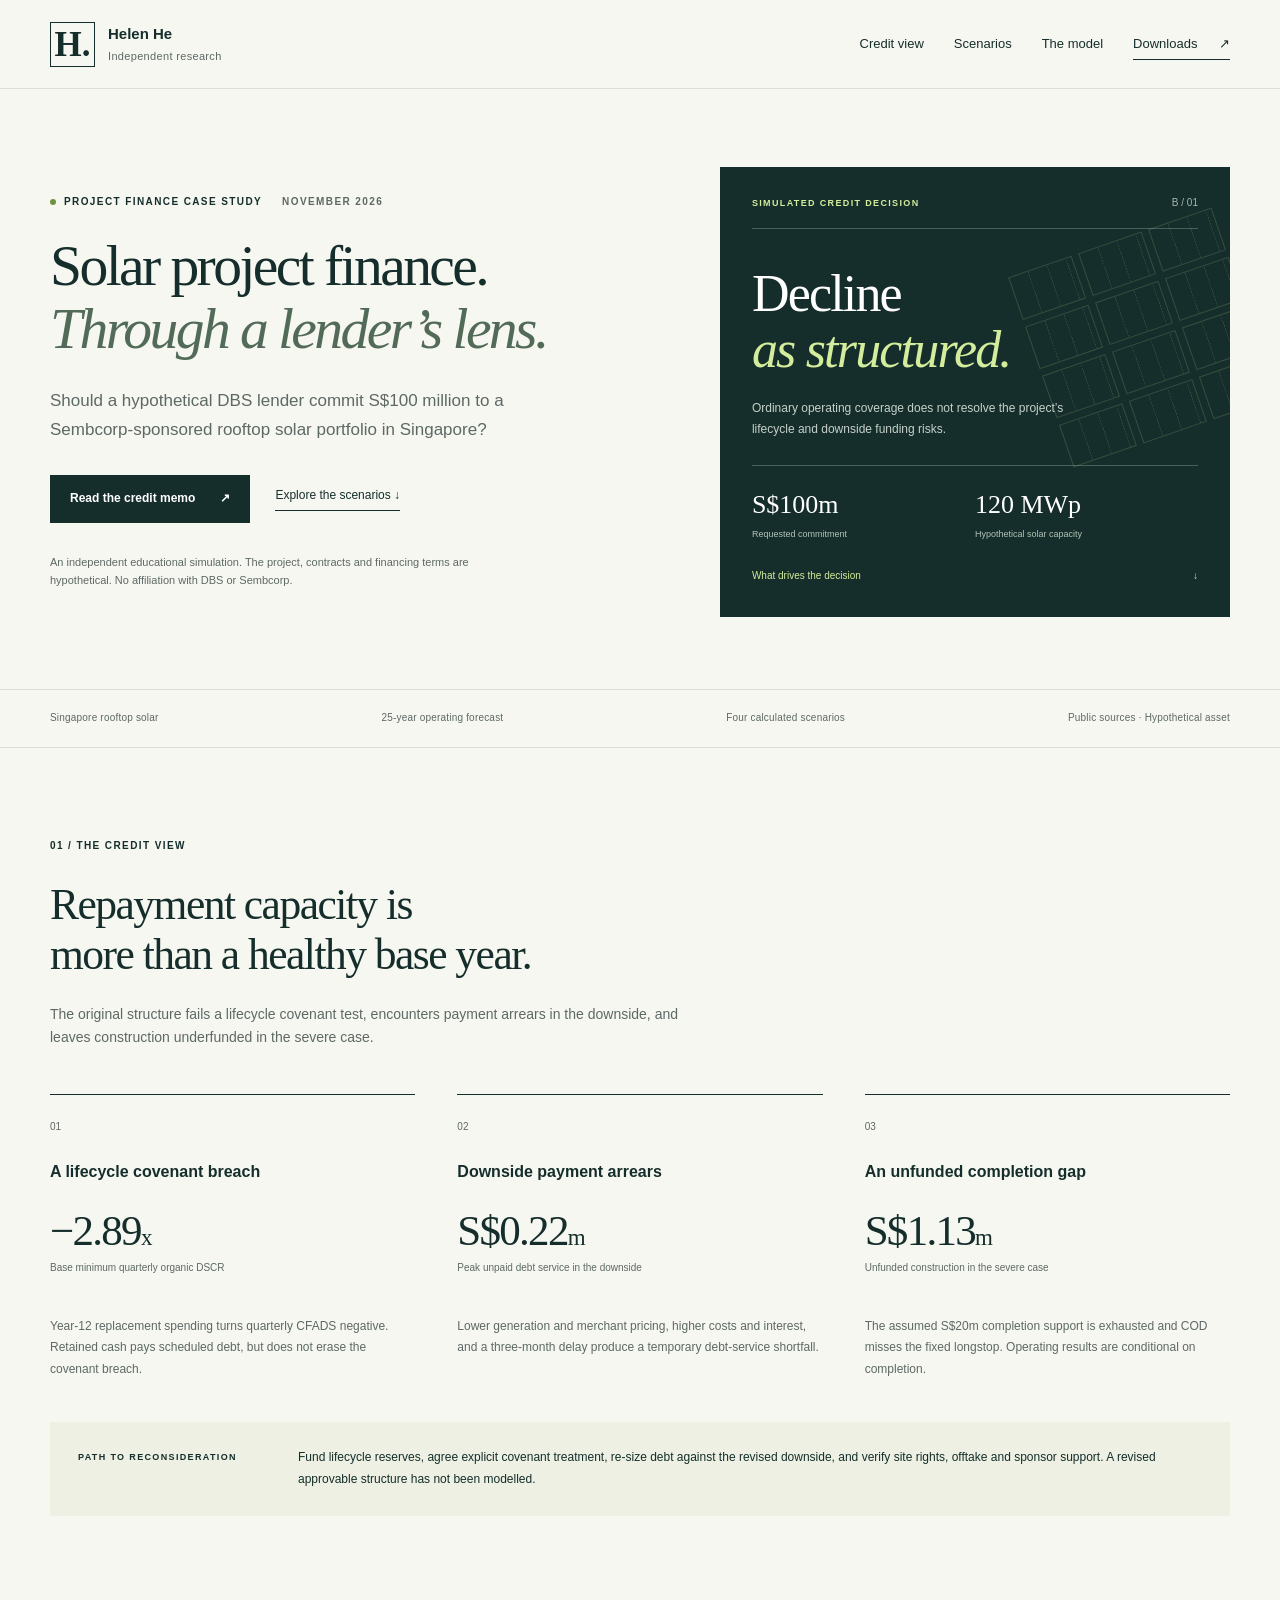
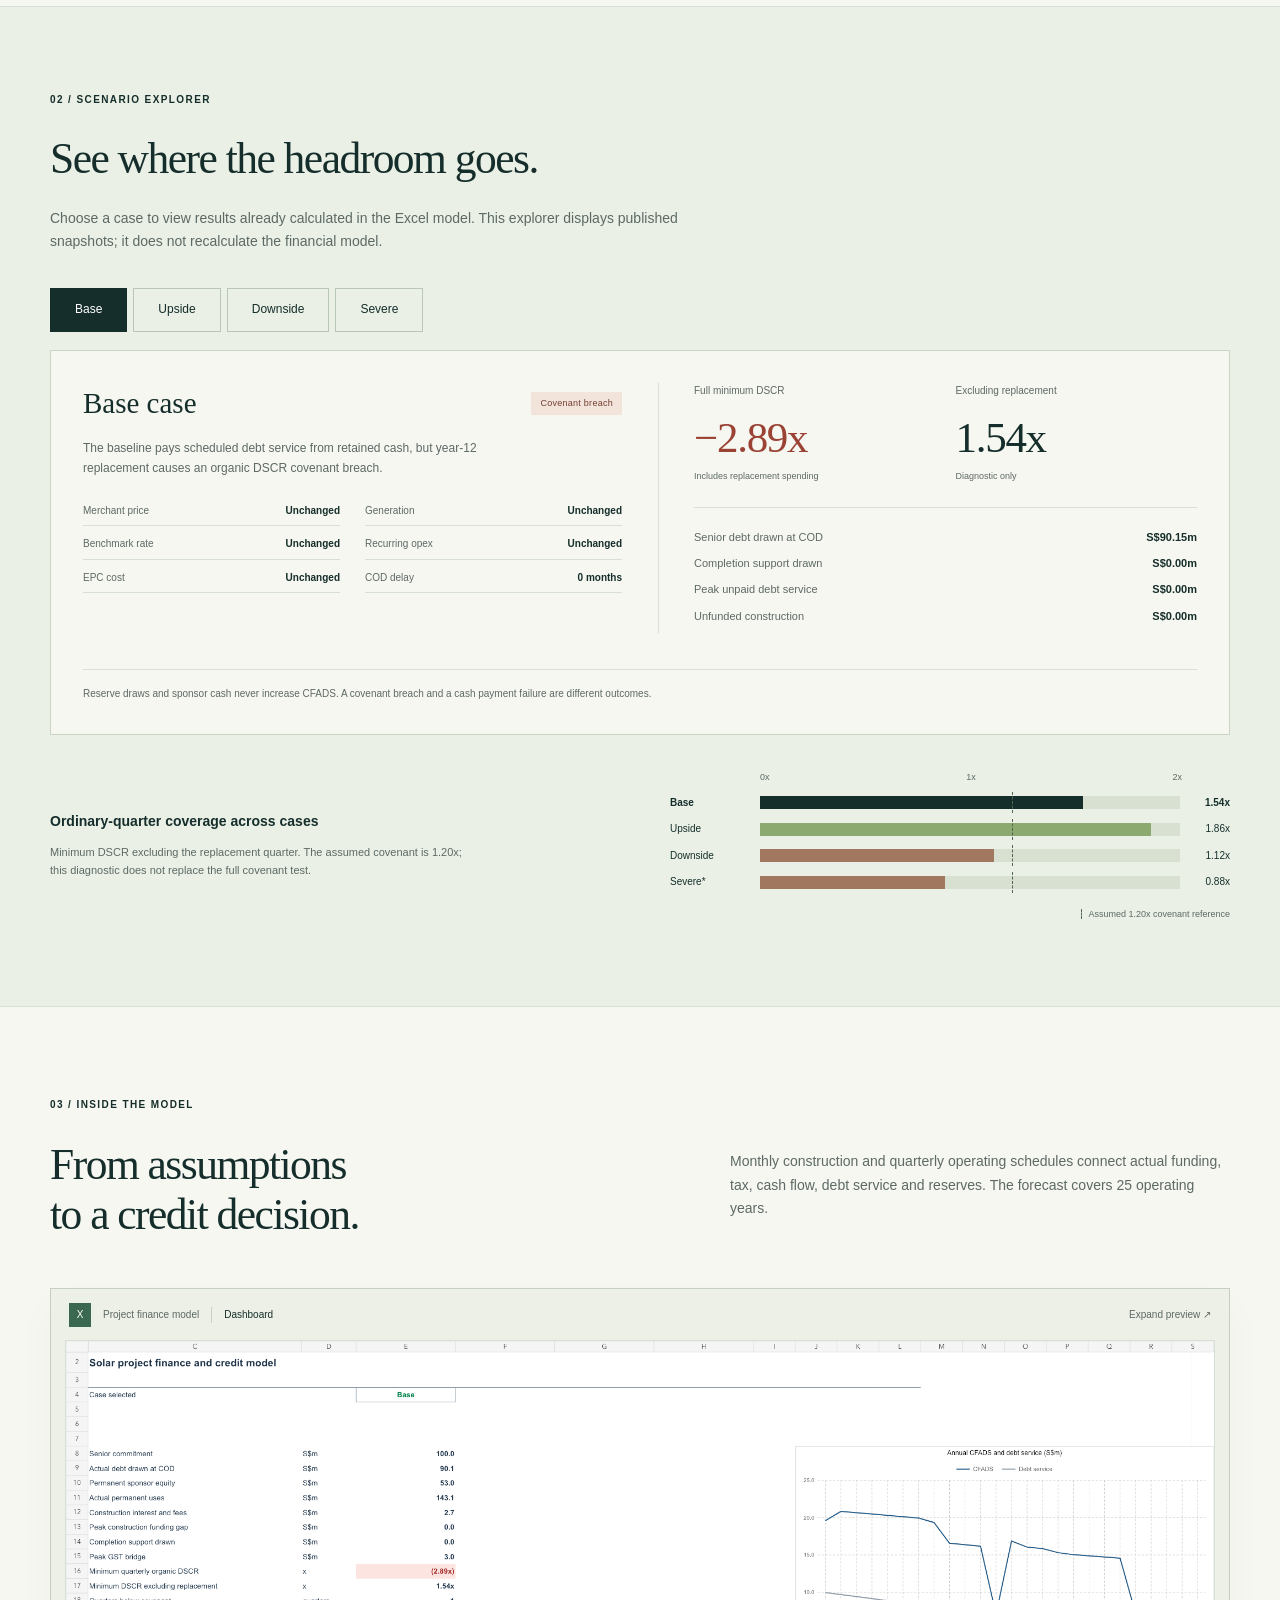
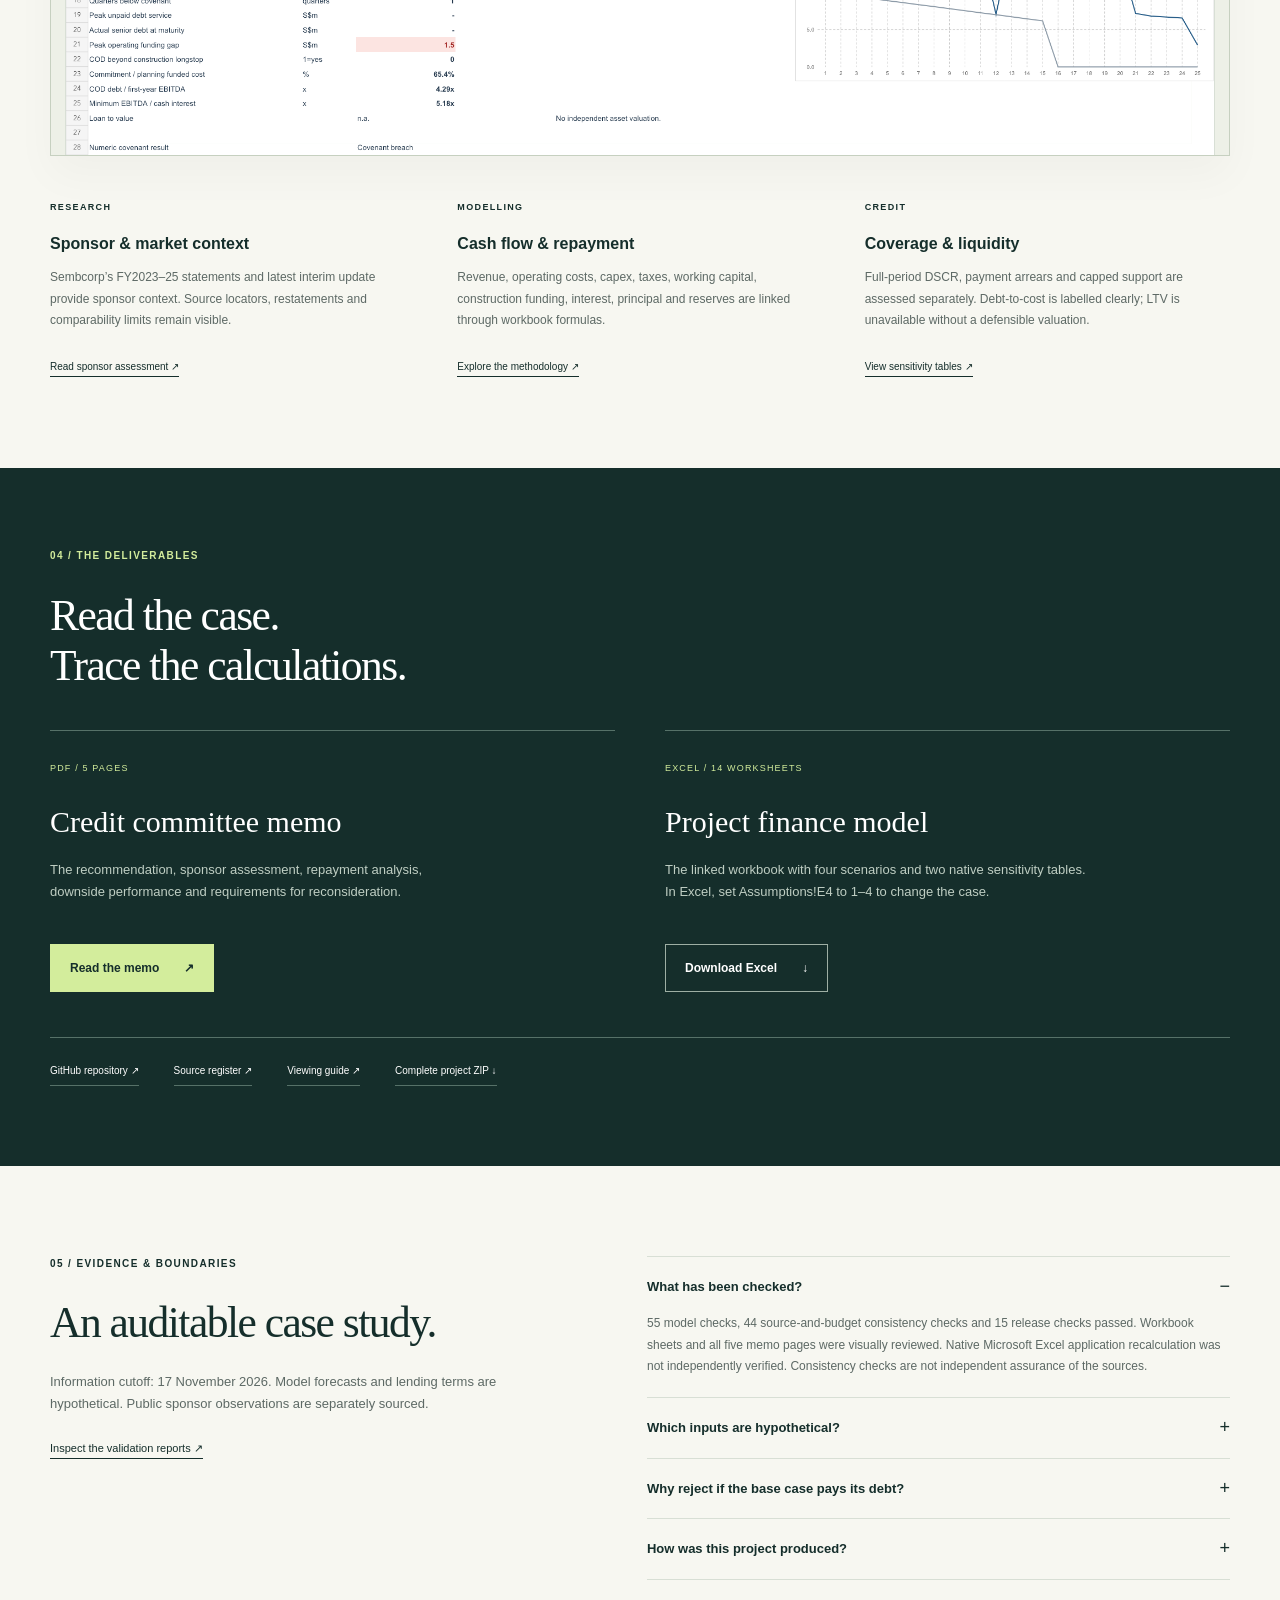
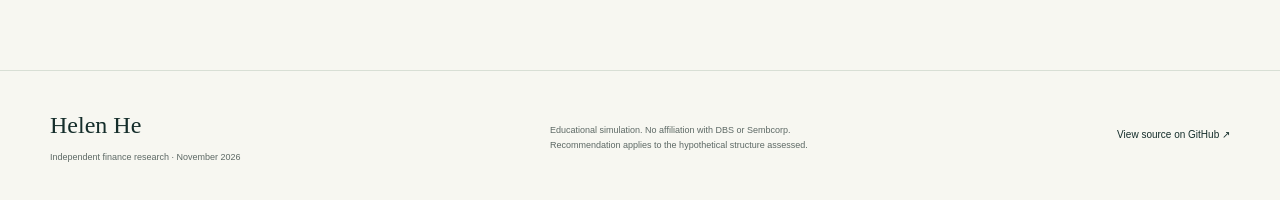
<file: index.html>
<!doctype html>
<html lang="en">
<head>
  <meta charset="utf-8">
  <meta name="viewport" content="width=device-width, initial-scale=1">
  <meta name="theme-color" content="#152e2b">
  <meta name="description" content="Helen He's independent renewable energy project finance case study: a hypothetical S$100m solar loan, Excel model, scenario analysis and credit committee memo.">
  <meta property="og:title" content="Solar Project Finance & Credit Assessment | Helen He">
  <meta property="og:description" content="A lender's assessment of a hypothetical S$100m solar project loan. Explore the model, scenarios and credit recommendation.">
  <meta property="og:type" content="website">
  <title>Solar Project Finance & Credit Assessment | Helen He</title>
  <link rel="stylesheet" href="site/styles.css">
  <script src="site/app.js" defer></script>
</head>
<body>
<a class="skip" href="#main">Skip to content</a>
<header class="site-header">
  <div class="header-inner wrap">
    <a class="identity" href="#top"><span class="identity-mark" aria-hidden="true">H.</span><span>Helen He<span class="identity-sub">Independent research</span></span></a>
    <nav aria-label="Main navigation"><a href="#credit">Credit view</a><a href="#scenarios">Scenarios</a><a href="#model">The model</a><a class="nav-download" href="#downloads">Downloads <span aria-hidden="true">↗</span></a></nav>
  </div>
</header>
<main id="main">
  <section class="hero wrap" id="top" aria-labelledby="hero-title">
    <div class="hero-copy">
      <p class="eyebrow"><span class="dot" aria-hidden="true"></span> Project finance case study <span class="eyebrow-date">November 2026</span></p>
      <h1 id="hero-title">Solar project finance.<br><em>Through a lender’s lens.</em></h1>
      <p class="hero-description">Should a hypothetical DBS lender commit S$100 million to a Sembcorp-sponsored rooftop solar portfolio in Singapore?</p>
      <div class="hero-actions"><a class="button button-dark" href="memo/credit_committee_memo.pdf" target="_blank" rel="noopener">Read the credit memo <span aria-hidden="true">↗</span></a><a class="text-link" href="#scenarios">Explore the scenarios <span aria-hidden="true">↓</span></a></div>
      <p class="simulation-note">An independent educational simulation. The project, contracts and financing terms are hypothetical. No affiliation with DBS or Sembcorp.</p>
    </div>
    <aside class="decision-panel" aria-label="Simulated credit recommendation">
      <div class="panel-top"><span class="micro-label">SIMULATED CREDIT DECISION</span><span class="case-number">B / 01</span></div>
      <div class="solar-pattern" aria-hidden="true"><span></span><span></span><span></span><span></span><span></span><span></span><span></span><span></span><span></span><span></span><span></span><span></span></div>
      <p class="decision-heading">Decline<br><em>as structured.</em></p>
      <p class="panel-description">Ordinary operating coverage does not resolve the project’s lifecycle and downside funding risks.</p>
      <div class="panel-stats"><div><span class="panel-value">S$100m</span><span>Requested commitment</span></div><div><span class="panel-value">120 MWp</span><span>Hypothetical solar capacity</span></div></div>
      <a class="panel-link" href="#credit">What drives the decision <span aria-hidden="true">↓</span></a>
    </aside>
  </section>
  <div class="project-strip"><div class="wrap strip-inner"><span>Singapore rooftop solar</span><span>25-year operating forecast</span><span>Four calculated scenarios</span><span>Public sources · Hypothetical asset</span></div></div>

  <section class="section wrap" id="credit" aria-labelledby="credit-title">
    <div class="section-intro"><p class="eyebrow">01 / The credit view</p><h2 id="credit-title">Repayment capacity is<br>more than a healthy base year.</h2><p>The original structure fails a lifecycle covenant test, encounters payment arrears in the downside, and leaves construction underfunded in the severe case.</p></div>
    <div class="risk-grid">
      <article class="risk"><span class="risk-number">01</span><h3>A lifecycle covenant breach</h3><p class="risk-stat">−2.89<span>x</span></p><p class="stat-caption">Base minimum quarterly organic DSCR</p><p>Year-12 replacement spending turns quarterly CFADS negative. Retained cash pays scheduled debt, but does not erase the covenant breach.</p></article>
      <article class="risk"><span class="risk-number">02</span><h3>Downside payment arrears</h3><p class="risk-stat">S$0.22<span>m</span></p><p class="stat-caption">Peak unpaid debt service in the downside</p><p>Lower generation and merchant pricing, higher costs and interest, and a three-month delay produce a temporary debt-service shortfall.</p></article>
      <article class="risk"><span class="risk-number">03</span><h3>An unfunded completion gap</h3><p class="risk-stat">S$1.13<span>m</span></p><p class="stat-caption">Unfunded construction in the severe case</p><p>The assumed S$20m completion support is exhausted and COD misses the fixed longstop. Operating results are conditional on completion.</p></article>
    </div>
    <div class="credit-callout"><span class="micro-label">PATH TO RECONSIDERATION</span><p>Fund lifecycle reserves, agree explicit covenant treatment, re-size debt against the revised downside, and verify site rights, offtake and sponsor support. A revised approvable structure has not been modelled.</p></div>
  </section>

  <section class="scenario-section" id="scenarios" aria-labelledby="scenario-title"><div class="wrap">
    <div class="section-intro"><p class="eyebrow">02 / Scenario explorer</p><h2 id="scenario-title">See where the headroom goes.</h2><p>Choose a case to view results already calculated in the Excel model. This explorer displays published snapshots; it does not recalculate the financial model.</p></div>
    <div class="scenario-buttons" role="group" aria-label="Choose a scenario"><button type="button" class="scenario-button active" data-case="0" aria-pressed="true">Base</button><button type="button" class="scenario-button" data-case="1" aria-pressed="false">Upside</button><button type="button" class="scenario-button" data-case="2" aria-pressed="false">Downside</button><button type="button" class="scenario-button" data-case="3" aria-pressed="false">Severe</button></div>
    <div class="scenario-board" id="scenario-results" aria-live="polite" aria-atomic="true">
      <div class="scenario-summary"><div class="scenario-head"><h3 id="case-name">Base case</h3><span class="case-status" id="case-status">Covenant breach</span></div><p id="case-description">The baseline pays scheduled debt service from retained cash, but year-12 replacement causes an organic DSCR covenant breach.</p><dl class="drivers" id="case-drivers"><div><dt>Merchant price</dt><dd>Unchanged</dd></div><div><dt>Generation</dt><dd>Unchanged</dd></div><div><dt>Benchmark rate</dt><dd>Unchanged</dd></div><div><dt>Recurring opex</dt><dd>Unchanged</dd></div><div><dt>EPC cost</dt><dd>Unchanged</dd></div><div><dt>COD delay</dt><dd>0 months</dd></div></dl></div>
      <div class="scenario-numbers"><div class="coverage-metrics"><div><span class="metric-label">Full minimum DSCR</span><strong id="case-dscr">−2.89x</strong><span class="metric-foot">Includes replacement spending</span></div><div><span class="metric-label">Excluding replacement</span><strong id="case-ordinary">1.54x</strong><span class="metric-foot">Diagnostic only</span></div></div><dl class="cash-metrics"><div><dt>Senior debt drawn at COD</dt><dd id="case-debt">S$90.15m</dd></div><div><dt>Completion support drawn</dt><dd id="case-support">S$0.00m</dd></div><div><dt>Peak unpaid debt service</dt><dd id="case-arrears">S$0.00m</dd></div><div><dt>Unfunded construction</dt><dd id="case-gap">S$0.00m</dd></div></dl></div>
      <p class="scenario-caveat" id="case-caveat">Reserve draws and sponsor cash never increase CFADS. A covenant breach and a cash payment failure are different outcomes.</p>
    </div>
    <div class="comparison"><div class="comparison-heading"><h3>Ordinary-quarter coverage across cases</h3><p>Minimum DSCR excluding the replacement quarter. The assumed covenant is 1.20x; this diagnostic does not replace the full covenant test.</p></div><div class="coverage-chart" id="coverage-chart" aria-label="DSCR diagnostic comparison"><div class="chart-scale" aria-hidden="true"><span>0x</span><span>1x</span><span>2x</span></div><div id="coverage-rows"></div><p class="chart-key"><span aria-hidden="true"></span>Assumed 1.20x covenant reference</p></div></div>
    <noscript><p class="noscript-note">Enable JavaScript to switch between the four published scenarios. The base case is shown above; all cases are available in the <a href="memo/credit_committee_memo.pdf">credit memo</a>.</p></noscript>
  </div></section>

  <section class="section wrap" id="model" aria-labelledby="model-title"><div class="model-heading"><div><p class="eyebrow">03 / Inside the model</p><h2 id="model-title">From assumptions<br>to a credit decision.</h2></div><p>Monthly construction and quarterly operating schedules connect actual funding, tax, cash flow, debt service and reserves. The forecast covers 25 operating years.</p></div>
    <a class="workbook-preview" href="assets/dashboard.png" target="_blank" rel="noopener" aria-label="Open the full-size Excel dashboard preview"><div class="preview-bar"><span><span class="file-icon" aria-hidden="true">X</span> Project finance model <span class="preview-tab">Dashboard</span></span><span>Expand preview ↗</span></div><img src="assets/dashboard.png" alt="Base-case Excel dashboard showing drawn debt, DSCR, debt-service arrears and construction funding checks" loading="lazy" width="1320" height="698"></a>
    <div class="model-details"><div><span class="micro-label">RESEARCH</span><h3>Sponsor &amp; market context</h3><p>Sembcorp’s FY2023–25 statements and latest interim update provide sponsor context. Source locators, restatements and comparability limits remain visible.</p><a class="text-link" href="https://github.com/herohelennn1010/renewable-energy-project-finance/blob/main/docs/sponsor_assessment.md" target="_blank" rel="noopener">Read sponsor assessment ↗</a></div><div><span class="micro-label">MODELLING</span><h3>Cash flow &amp; repayment</h3><p>Revenue, operating costs, capex, taxes, working capital, construction funding, interest, principal and reserves are linked through workbook formulas.</p><a class="text-link" href="https://github.com/herohelennn1010/renewable-energy-project-finance/blob/main/docs/model_implementation.md" target="_blank" rel="noopener">Explore the methodology ↗</a></div><div><span class="micro-label">CREDIT</span><h3>Coverage &amp; liquidity</h3><p>Full-period DSCR, payment arrears and capped support are assessed separately. Debt-to-cost is labelled clearly; LTV is unavailable without a defensible valuation.</p><a class="text-link" href="assets/sensitivity.png" target="_blank" rel="noopener">View sensitivity tables ↗</a></div></div>
  </section>

  <section class="downloads-section" id="downloads" aria-labelledby="download-title"><div class="wrap"><div class="section-intro"><p class="eyebrow">04 / The deliverables</p><h2 id="download-title">Read the case.<br>Trace the calculations.</h2></div><div class="download-grid"><article class="download"><span class="document-kind">PDF / 5 PAGES</span><h3>Credit committee memo</h3><p>The recommendation, sponsor assessment, repayment analysis, downside performance and requirements for reconsideration.</p><a class="button button-dark" href="memo/credit_committee_memo.pdf" target="_blank" rel="noopener">Read the memo <span aria-hidden="true">↗</span></a></article><article class="download"><span class="document-kind">EXCEL / 14 WORKSHEETS</span><h3>Project finance model</h3><p>The linked workbook with four scenarios and two native sensitivity tables. In Excel, set Assumptions!E4 to 1–4 to change the case.</p><a class="button button-outline" href="model/renewable_project_finance.xlsx" download>Download Excel <span aria-hidden="true">↓</span></a></article></div><div class="download-links"><a href="https://github.com/herohelennn1010/renewable-energy-project-finance" target="_blank" rel="noopener">GitHub repository ↗</a><a href="https://github.com/herohelennn1010/renewable-energy-project-finance/blob/main/docs/source_register.csv" target="_blank" rel="noopener">Source register ↗</a><a href="https://github.com/herohelennn1010/renewable-energy-project-finance/blob/main/docs/viewing_guide.md" target="_blank" rel="noopener">Viewing guide ↗</a><a href="https://github.com/herohelennn1010/renewable-energy-project-finance/archive/refs/heads/main.zip">Complete project ZIP ↓</a></div></div></section>

  <section class="section wrap evidence" aria-labelledby="evidence-title"><div><p class="eyebrow">05 / Evidence &amp; boundaries</p><h2 id="evidence-title">An auditable case study.</h2><p class="evidence-description">Information cutoff: 17 November 2026. Model forecasts and lending terms are hypothetical. Public sponsor observations are separately sourced.</p><a class="text-link" href="https://github.com/herohelennn1010/renewable-energy-project-finance/tree/main/validation" target="_blank" rel="noopener">Inspect the validation reports ↗</a></div><div class="evidence-questions"><details open><summary>What has been checked?</summary><p>55 model checks, 44 source-and-budget consistency checks and 15 release checks passed. Workbook sheets and all five memo pages were visually reviewed. Native Microsoft Excel application recalculation was not independently verified. Consistency checks are not independent assurance of the sources.</p></details><details><summary>Which inputs are hypothetical?</summary><p>The 120 MWp portfolio, 60 sites, PPAs, yield, costs, financing terms and sponsor support are assumptions. No actual project contracts, site rights or financing commitments are asserted. See the assumption register for classifications and rationales.</p><a href="https://github.com/herohelennn1010/renewable-energy-project-finance/blob/main/docs/assumptions_register.csv" target="_blank" rel="noopener">Open the assumption register ↗</a></details><details><summary>Why reject if the base case pays its debt?</summary><p>Retained cash provides payment liquidity, but does not change organic CFADS or the replacement-quarter covenant breach. The downside also has temporary payment arrears. The severe case has a construction gap, so its operating results cannot establish viability.</p></details><details><summary>How was this project produced?</summary><p>Helen He originated and scoped the case study. Substantial AI assistance was used for research, modelling, code, drafting and checks. The contribution statement distinguishes the completed work from personal verification that remains to be done.</p><a href="https://github.com/herohelennn1010/renewable-energy-project-finance/blob/main/docs/contribution_statement.md" target="_blank" rel="noopener">Read the contribution statement ↗</a></details></div></section>
</main>
<footer><div class="wrap footer-inner"><div><a class="footer-name" href="#top">Helen He</a><p>Independent finance research · November 2026</p></div><p>Educational simulation. No affiliation with DBS or Sembcorp.<br>Recommendation applies to the hypothetical structure assessed.</p><a href="https://github.com/herohelennn1010/renewable-energy-project-finance" target="_blank" rel="noopener">View source on GitHub ↗</a></div></footer>
<script type="application/json" id="scenario-data">[{"name":"Base","debt":90147113.67177086,"dscr":-2.8910501448655177,"ordinary":1.5396789314507564,"arrears":0,"gap":7.639755494892597e-11,"support":1.280568540096283e-09,"conditional":false,"drivers":{"merchant":1,"yield":1,"rate":0,"opex":1,"epc":1,"delay":0}},{"name":"Upside","debt":82652531.17861359,"dscr":-2.63602453758903,"ordinary":1.860721936921196,"arrears":0,"gap":1.1204974725842476e-09,"support":0,"conditional":false,"drivers":{"merchant":1.2,"yield":1.05,"rate":-0.005,"opex":0.95,"epc":0.95,"delay":0}},{"name":"Downside","debt":100000000,"dscr":-3.358964721206268,"ordinary":1.1164688860533538,"arrears":222507.08998278994,"gap":1.1423253454267979e-09,"support":5690798.855589605,"conditional":false,"drivers":{"merchant":0.7,"yield":0.9,"rate":0.01,"opex":1.1,"epc":1.1,"delay":3}},{"name":"Severe","debt":100000000,"dscr":-3.8134088374575867,"ordinary":0.881163231212388,"arrears":0,"gap":1131670.1156471232,"support":20000000,"conditional":true,"drivers":{"merchant":0.6,"yield":0.8,"rate":0.02,"opex":1.2,"epc":1.2,"delay":6}}]</script>
</body>
</html>
</file>
<file: site/styles.css>
:root{--ink:#152e2b;--muted:#5d6965;--paper:#f7f7f1;--line:#d8dfd5;--lime:#d3ed9c;--red:#9a4335;--white:#fff;--serif:Georgia,'Times New Roman',serif;--sans:-apple-system,BlinkMacSystemFont,'Segoe UI',Arial,sans-serif}
*{box-sizing:border-box}html{scroll-behavior:smooth;scroll-padding-top:105px}body{margin:0;background:var(--paper);color:var(--ink);font-family:var(--sans);font-size:16px;line-height:1.65}a{color:inherit;text-decoration-thickness:1px;text-underline-offset:5px}button{font:inherit}a,button{-webkit-tap-highlight-color:transparent}a:focus-visible,button:focus-visible,summary:focus-visible{outline:3px solid #527f29;outline-offset:5px}img{display:block;max-width:100%}.wrap{width:min(1180px,calc(100% - 80px));margin-inline:auto}.skip{position:fixed;left:20px;top:-100px;z-index:100;background:var(--lime);padding:12px}.skip:focus{top:15px}.site-header{background:rgba(247,247,241,.97);border-bottom:1px solid var(--line);position:sticky;top:0;z-index:10}.header-inner{height:88px;display:flex;justify-content:space-between;align-items:center;gap:24px}.identity{display:flex;gap:13px;align-items:center;text-decoration:none;font-size:15px;font-weight:600;line-height:1.35}.identity-mark{font-family:var(--serif);font-size:35px;line-height:1;width:45px;height:45px;display:grid;place-items:center;border:1px solid var(--ink)}.identity-sub{display:block;font-size:11px;font-weight:400;letter-spacing:.03em;color:var(--muted);margin-top:4px}nav{display:flex;align-items:center;gap:30px}nav a{text-decoration:none;font-size:13px}.nav-download{border-bottom:1px solid var(--ink);padding-block:5px}.nav-download span{margin-left:18px}.hero{display:grid;grid-template-columns:1.18fr 1fr;gap:68px;align-items:center;padding-block:78px 72px}.eyebrow{font-size:10px;font-weight:650;letter-spacing:.14em;text-transform:uppercase;display:flex;gap:8px;align-items:center;margin:0 0 25px}.dot{height:6px;width:6px;background:#6e923e;border-radius:50%}.eyebrow-date{margin-left:12px;color:var(--muted)}h1,h2,h3,p{margin-top:0}h1{font-family:var(--serif);font-weight:400;font-size:clamp(42px,4.5vw,64px);line-height:1.08;letter-spacing:-.045em;margin-bottom:27px}h1 em,h2 em{font-weight:400}h1 em{color:#526b58}h2{font-family:var(--serif);font-weight:400;font-size:clamp(34px,3.4vw,46px);line-height:1.15;letter-spacing:-.035em;margin-bottom:24px}h3{font-size:18px;line-height:1.4;font-weight:550}p{margin-bottom:20px}.hero-description{font-size:17px;line-height:1.7;color:var(--muted);max-width:480px}.hero-actions{display:flex;align-items:center;gap:25px;margin:30px 0}.button{display:inline-flex;justify-content:space-between;align-items:center;gap:25px;min-height:48px;padding:13px 19px;text-decoration:none;font-size:12px;font-weight:600;line-height:1.4;transition:background .15s,color .15s}.button-dark{background:var(--ink);color:white;border:1px solid var(--ink)}.button-dark:hover{background:#31534c}.button-outline{border:1px solid var(--ink)}.button-outline:hover{background:var(--lime)}.text-link{font-size:12px;text-decoration:none;border-bottom:1px solid currentColor;padding-bottom:4px;font-weight:500}.simulation-note{font-size:11px;line-height:1.7;color:var(--muted);max-width:455px;margin:0}.decision-panel{background:var(--ink);color:var(--white);padding:28px 32px 23px;position:relative;overflow:hidden;min-height:450px}.panel-top{display:flex;justify-content:space-between;align-items:center;border-bottom:1px solid #46615a;padding-bottom:16px}.micro-label{font-size:9px;letter-spacing:.15em;font-weight:650}.panel-top .micro-label{color:var(--lime)}.case-number{font-size:10px;color:#a4b7aa}.solar-pattern{position:absolute;right:-20px;top:70px;width:215px;display:grid;grid-template-columns:repeat(3,1fr);gap:7px;transform:rotate(-19deg);opacity:.16}.solar-pattern span{height:45px;border:1px solid var(--lime);background:repeating-linear-gradient(90deg,transparent 0,transparent 19px,#d3ed9c 20px)}.decision-heading{position:relative;z-index:1;font-family:var(--serif);font-size:52px;line-height:1.08;letter-spacing:-.035em;margin:37px 0 20px}.decision-heading em{color:var(--lime)}.panel-description{color:#c6d1c9;max-width:320px;font-size:12px;line-height:1.8}.panel-stats{display:grid;grid-template-columns:1fr 1fr;border-top:1px solid #46615a;margin-top:24px;padding-top:18px}.panel-stats div>span{display:block}.panel-value{font-family:var(--serif);font-size:26px}.panel-stats div>span:last-child{font-size:9px;color:#b1c2b6}.panel-link{display:flex;justify-content:space-between;font-size:10px;text-decoration:none;margin-top:26px;color:var(--lime)}.project-strip{border-block:1px solid var(--line)}.strip-inner{display:flex;justify-content:space-between;gap:20px;padding-block:20px;font-size:10px;letter-spacing:.02em;color:var(--muted)}.section{padding-block:90px}.section-intro{max-width:680px}.section-intro>p:last-child{color:var(--muted);font-size:14px;max-width:630px}.risk-grid{display:grid;grid-template-columns:repeat(3,1fr);gap:42px;margin-top:45px}.risk{border-top:1px solid var(--ink);padding-top:17px}.risk-number{font-size:10px;color:var(--muted)}.risk h3{font-size:16px;margin:22px 0}.risk-stat{font-family:var(--serif);font-size:43px;letter-spacing:-.04em;margin-bottom:3px;line-height:1.2}.risk-stat span{font-size:23px;letter-spacing:0}.stat-caption{font-size:10px;color:var(--muted);min-height:36px;line-height:1.5}.risk>p:last-child{font-size:12px;line-height:1.8;color:var(--muted);margin-bottom:0}.credit-callout{display:grid;grid-template-columns:190px 1fr;gap:30px;background:#edf0e3;padding:25px 28px;margin-top:42px;align-items:start}.credit-callout .micro-label{padding-top:3px}.credit-callout p{font-size:12px;line-height:1.8;margin:0}.scenario-section{background:#eaf0e6;border-block:1px solid var(--line);padding-block:85px}.scenario-buttons{display:flex;gap:6px;margin:35px 0 18px;flex-wrap:wrap}.scenario-button{border:1px solid #bac6b6;background:transparent;padding:10px 24px;min-height:44px;font-size:12px;color:var(--ink);cursor:pointer}.scenario-button:hover{background:#dde7d7}.scenario-button.active{background:var(--ink);border-color:var(--ink);color:white}.scenario-board{background:var(--paper);border:1px solid #cbd5c5;display:grid;grid-template-columns:1fr 1fr;gap:36px;padding:32px}.scenario-head{display:flex;gap:18px;justify-content:space-between;align-items:center;margin-bottom:15px}.scenario-head h3{font-family:var(--serif);font-weight:400;font-size:29px;margin:0}.case-status{font-size:9px;line-height:1.4;letter-spacing:.03em;padding:5px 9px;background:#f2e4db;color:#743f31}.scenario-summary>p{font-size:12px;color:var(--muted);max-width:410px}.drivers{display:grid;grid-template-columns:1fr 1fr;gap:10px 25px;margin:24px 0 0}.drivers div{display:flex;justify-content:space-between;border-bottom:1px solid var(--line);padding-bottom:6px;gap:8px;font-size:10px}.drivers dt{color:var(--muted)}.drivers dd{margin:0;font-weight:550;white-space:nowrap}.scenario-numbers{border-left:1px solid var(--line);padding-left:35px}.coverage-metrics{display:grid;grid-template-columns:1fr 1fr;gap:20px;border-bottom:1px solid var(--line);padding-bottom:23px}.metric-label{display:block;font-size:10px;color:var(--muted);margin-bottom:13px}.coverage-metrics strong{display:block;font-family:var(--serif);font-size:43px;font-weight:400;line-height:1.15;letter-spacing:-.03em}.coverage-metrics>div:first-child strong{color:var(--red)}.metric-foot{font-size:9px;display:block;margin-top:7px;color:var(--muted)}.cash-metrics{margin:20px 0 0}.cash-metrics div{display:flex;justify-content:space-between;gap:16px;margin:8px 0;font-size:11px}.cash-metrics dt{color:var(--muted)}.cash-metrics dd{margin:0;font-weight:600;white-space:nowrap}.scenario-caveat{grid-column:1/-1;border-top:1px solid var(--line);padding-top:15px;font-size:10px;color:var(--muted);margin:0;line-height:1.7}.comparison{display:grid;grid-template-columns:1fr 1fr;gap:60px;margin-top:35px;align-items:center}.comparison h3{font-size:14px;margin-bottom:12px}.comparison p{font-size:11px;max-width:420px;color:var(--muted);margin-bottom:0}.chart-scale{display:flex;justify-content:space-between;margin-left:90px;margin-right:48px;font-size:9px;color:var(--muted)}.chart-row{display:grid;grid-template-columns:80px 1fr 40px;align-items:center;gap:10px;margin-block:10px;font-size:10px}.bar-track{height:13px;position:relative;background:#d7e0d1}.bar-track::after{content:'';position:absolute;left:60%;top:-4px;bottom:-4px;border-left:1px dashed #536650}.bar{height:100%;background:#8caa70;transition:width .2s}.bar.below{background:#a27760}.chart-row.selected{font-weight:700}.chart-row.selected .bar{background:var(--ink)}.chart-value{text-align:right;font-variant-numeric:tabular-nums}.comparison .chart-key{font-size:9px;text-align:right;margin-top:16px;max-width:none}.chart-key span{display:inline-block;height:10px;border-left:1px dashed #536650;margin-right:6px;vertical-align:middle}.noscript-note{font-size:12px}.model-heading{display:grid;grid-template-columns:1.2fr 1fr;gap:80px;align-items:center}.model-heading>p{font-size:14px;color:var(--muted);padding-top:30px}.workbook-preview{display:block;border:1px solid #c6d0c0;padding:14px 14px 0;margin-top:25px;background:#edf0e7;text-decoration:none;box-shadow:0 20px 40px #152e2b08}.preview-bar{display:flex;align-items:center;justify-content:space-between;font-size:10px;padding:0 4px 13px;color:var(--muted);gap:12px}.preview-bar>span:first-child{display:flex;align-items:center;gap:12px}.file-icon{width:22px;height:24px;display:grid;place-items:center;background:#3b6850;color:white;font-size:10px}.preview-tab{color:var(--ink);border-left:1px solid #c6d0c0;padding-left:12px}.workbook-preview img{width:100%;height:auto;border:1px solid var(--line);border-bottom:0}.model-details{display:grid;grid-template-columns:repeat(3,1fr);gap:42px;margin-top:36px}.model-details h3{font-size:16px;margin-top:14px;margin-bottom:12px}.model-details p{font-size:12px;color:var(--muted);line-height:1.8}.model-details .text-link{font-size:10px}.downloads-section{background:var(--ink);color:white;padding-block:80px}.downloads-section .eyebrow{color:var(--lime)}.download-grid{display:grid;grid-template-columns:1fr 1fr;gap:50px;margin-top:40px}.download{border-top:1px solid #567168;padding-top:22px}.document-kind{color:var(--lime);font-size:9px;letter-spacing:.13em}.download h3{font-family:var(--serif);font-size:30px;font-weight:400;margin:22px 0 16px}.download p{color:#bfcec3;font-size:13px;max-width:430px;min-height:65px}.download .button-dark{background:var(--lime);border-color:var(--lime);color:var(--ink)}.download .button-dark:hover{background:#e0f4b7}.download .button-outline{color:white;border-color:#9eafa4}.download .button-outline:hover{color:var(--ink);border-color:var(--lime)}.download-links{border-top:1px solid #567168;display:flex;gap:35px;flex-wrap:wrap;margin-top:45px;padding-top:25px}.download-links a{font-size:10px;text-decoration:none;border-bottom:1px solid #567168;padding-bottom:5px}.evidence{display:grid;grid-template-columns:1fr 1.15fr;gap:90px}.evidence-description{font-size:13px;color:var(--muted)}.evidence .text-link{font-size:11px}.evidence-questions details{padding:19px 0;border-top:1px solid var(--line)}.evidence-questions details:last-child{border-bottom:1px solid var(--line)}.evidence-questions summary{font-size:13px;font-weight:550;cursor:pointer;list-style:none;display:flex;justify-content:space-between;gap:15px}.evidence-questions summary::after{content:'+';font-weight:400;font-size:18px;line-height:1.2}.evidence-questions details[open] summary::after{content:'−'}.evidence-questions details p{font-size:12px;color:var(--muted);margin:16px 0 0;line-height:1.8}.evidence-questions details a{font-size:11px;display:inline-block;margin-top:12px}footer{border-top:1px solid var(--line);padding-block:35px}.footer-inner{display:flex;justify-content:space-between;align-items:center;gap:30px}.footer-name{font-family:var(--serif);font-size:24px;text-decoration:none}.footer-inner p{font-size:9px;color:var(--muted);margin:5px 0 0}.footer-inner>a{font-size:10px;text-decoration:none}
@media(min-width:1500px){.hero{padding-block:100px 90px}}
@media(max-width:1000px){.wrap{width:calc(100% - 48px)}.hero{gap:36px;grid-template-columns:1.1fr 1fr}h1{font-size:43px}.hero-actions{align-items:flex-start;flex-direction:column;gap:18px}.decision-panel{padding:24px;min-height:440px}.decision-heading{font-size:46px}.risk-grid,.model-details{gap:25px}.scenario-board{gap:24px;padding:25px}.scenario-numbers{padding-left:24px}.drivers{grid-template-columns:1fr}.comparison{gap:35px}.credit-callout{grid-template-columns:160px 1fr}.evidence{gap:45px}.strip-inner{gap:16px;flex-wrap:wrap}.strip-inner span{width:calc(50% - 16px)}nav{gap:20px}}
@media(max-width:700px){html{scroll-padding-top:95px}.wrap{width:calc(100% - 36px)}.header-inner{height:78px;gap:15px}.identity-mark{width:35px;height:38px;font-size:28px}.identity{gap:9px;font-size:12px}.identity-sub{font-size:9px}nav{gap:15px}nav a{font-size:11px}nav a:first-child,nav a:nth-child(3){display:none}.nav-download span{margin-left:7px}.hero{grid-template-columns:1fr;gap:38px;padding-block:42px}.eyebrow{font-size:8px;gap:6px;margin-bottom:22px}.eyebrow-date{margin-left:5px}h1{font-size:45px;line-height:1.08;max-width:520px}.hero-description{font-size:15px;max-width:520px}.hero-actions{flex-direction:row;align-items:center;gap:18px;flex-wrap:wrap}.hero-actions .text-link{font-size:11px}.button{font-size:11px;gap:18px}.decision-panel{min-height:400px;padding:25px}.decision-heading{font-size:48px;margin-top:32px}.panel-description{max-width:390px}.panel-stats{margin-top:26px}.strip-inner{padding-block:16px;font-size:9px;gap:12px}.section{padding-block:56px}h2{font-size:35px}.section-intro>p:last-child{font-size:13px}.risk-grid{grid-template-columns:1fr;gap:28px;margin-top:30px}.risk{display:grid;grid-template-columns:1fr 1fr;gap:0 18px}.risk-number{grid-column:1/-1}.risk h3{font-size:16px;grid-column:1/-1;margin:12px 0 16px}.risk-stat{font-size:39px;grid-row:3}.stat-caption{grid-row:4}.risk>p:last-child{grid-column:2;grid-row:3/5}.credit-callout{grid-template-columns:1fr;gap:12px;padding:22px;margin-top:30px}.scenario-section{padding-block:56px}.scenario-buttons{gap:5px}.scenario-button{flex:1;padding:9px 12px;font-size:11px}.scenario-board{grid-template-columns:1fr;padding:23px;gap:25px}.scenario-head h3{font-size:28px}.drivers{grid-template-columns:1fr 1fr;gap:11px 18px}.drivers div{font-size:9px;gap:5px}.scenario-numbers{padding:23px 0 0;border-left:0;border-top:1px solid var(--line)}.coverage-metrics{gap:16px}.metric-label{font-size:10px}.coverage-metrics strong{font-size:39px}.cash-metrics div{font-size:11px}.comparison{grid-template-columns:1fr;gap:20px;margin-top:30px}.comparison p{max-width:none}.model-heading{grid-template-columns:1fr;gap:0}.model-heading>p{padding-top:0;font-size:13px}.workbook-preview{padding:9px 9px 0;margin-top:15px}.preview-bar{font-size:8px;gap:5px;padding-bottom:10px}.preview-tab{display:none}.preview-bar>span:first-child{gap:8px}.model-details{grid-template-columns:1fr;gap:30px}.model-details h3{margin-top:8px}.model-details p{margin-bottom:12px}.downloads-section{padding-block:56px}.download-grid{grid-template-columns:1fr;gap:35px;margin-top:30px}.download h3{font-size:29px;margin-top:14px}.download p{min-height:0;font-size:12px}.download-links{gap:20px 27px;margin-top:30px}.evidence{grid-template-columns:1fr;gap:30px}.footer-inner{flex-direction:column;align-items:flex-start;gap:20px}.footer-inner p{font-size:10px}.footer-inner>a{font-size:11px}}
@media(prefers-reduced-motion:reduce){html{scroll-behavior:auto}*{transition:none!important}}
@media print{.site-header,nav,.scenario-buttons,.hero-actions,footer{display:none}.wrap{width:100%}.hero,.section,.scenario-section,.downloads-section{padding-block:20px}.decision-panel,.downloads-section{background:#fff;color:#152e2b}.panel-description,.download p{color:#333}.risk-grid{gap:15px}.scenario-board,.download-grid{break-inside:avoid}.evidence-questions details{display:block}a{color:#152e2b}}
</file>
